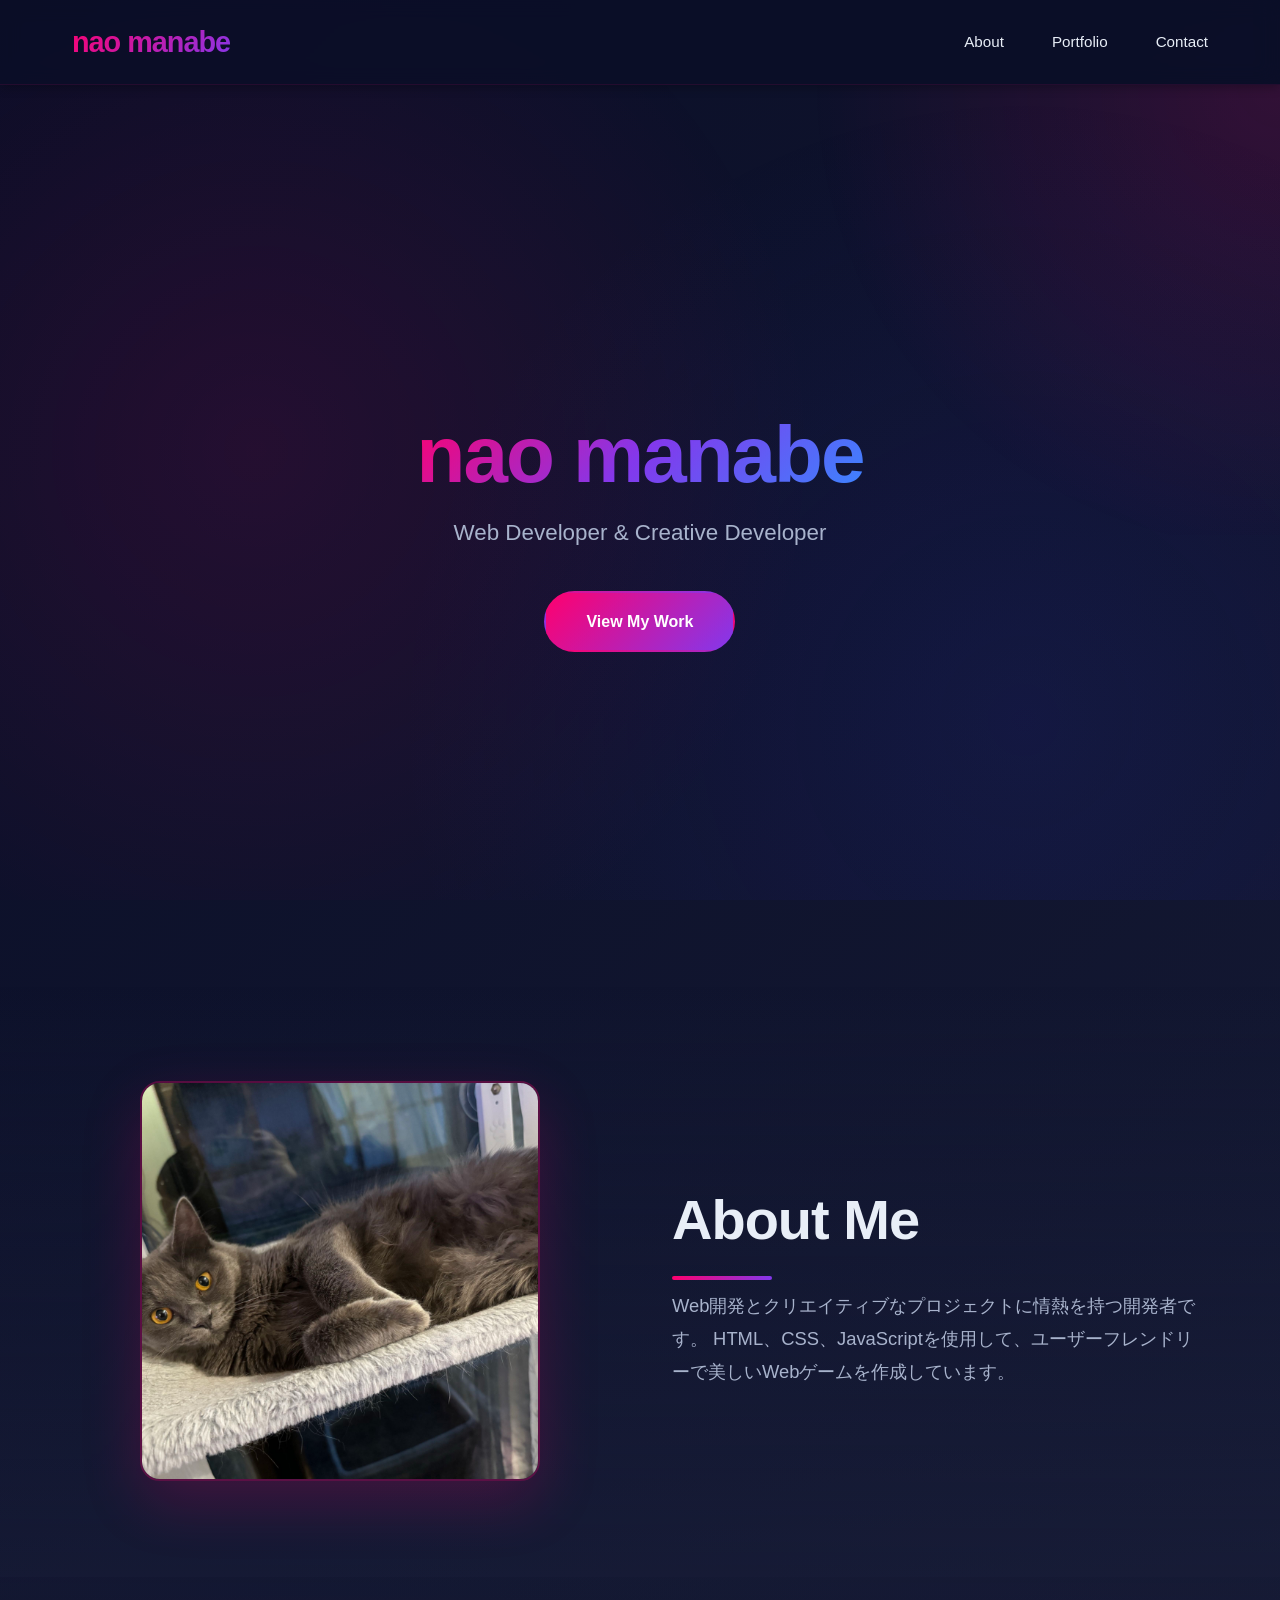
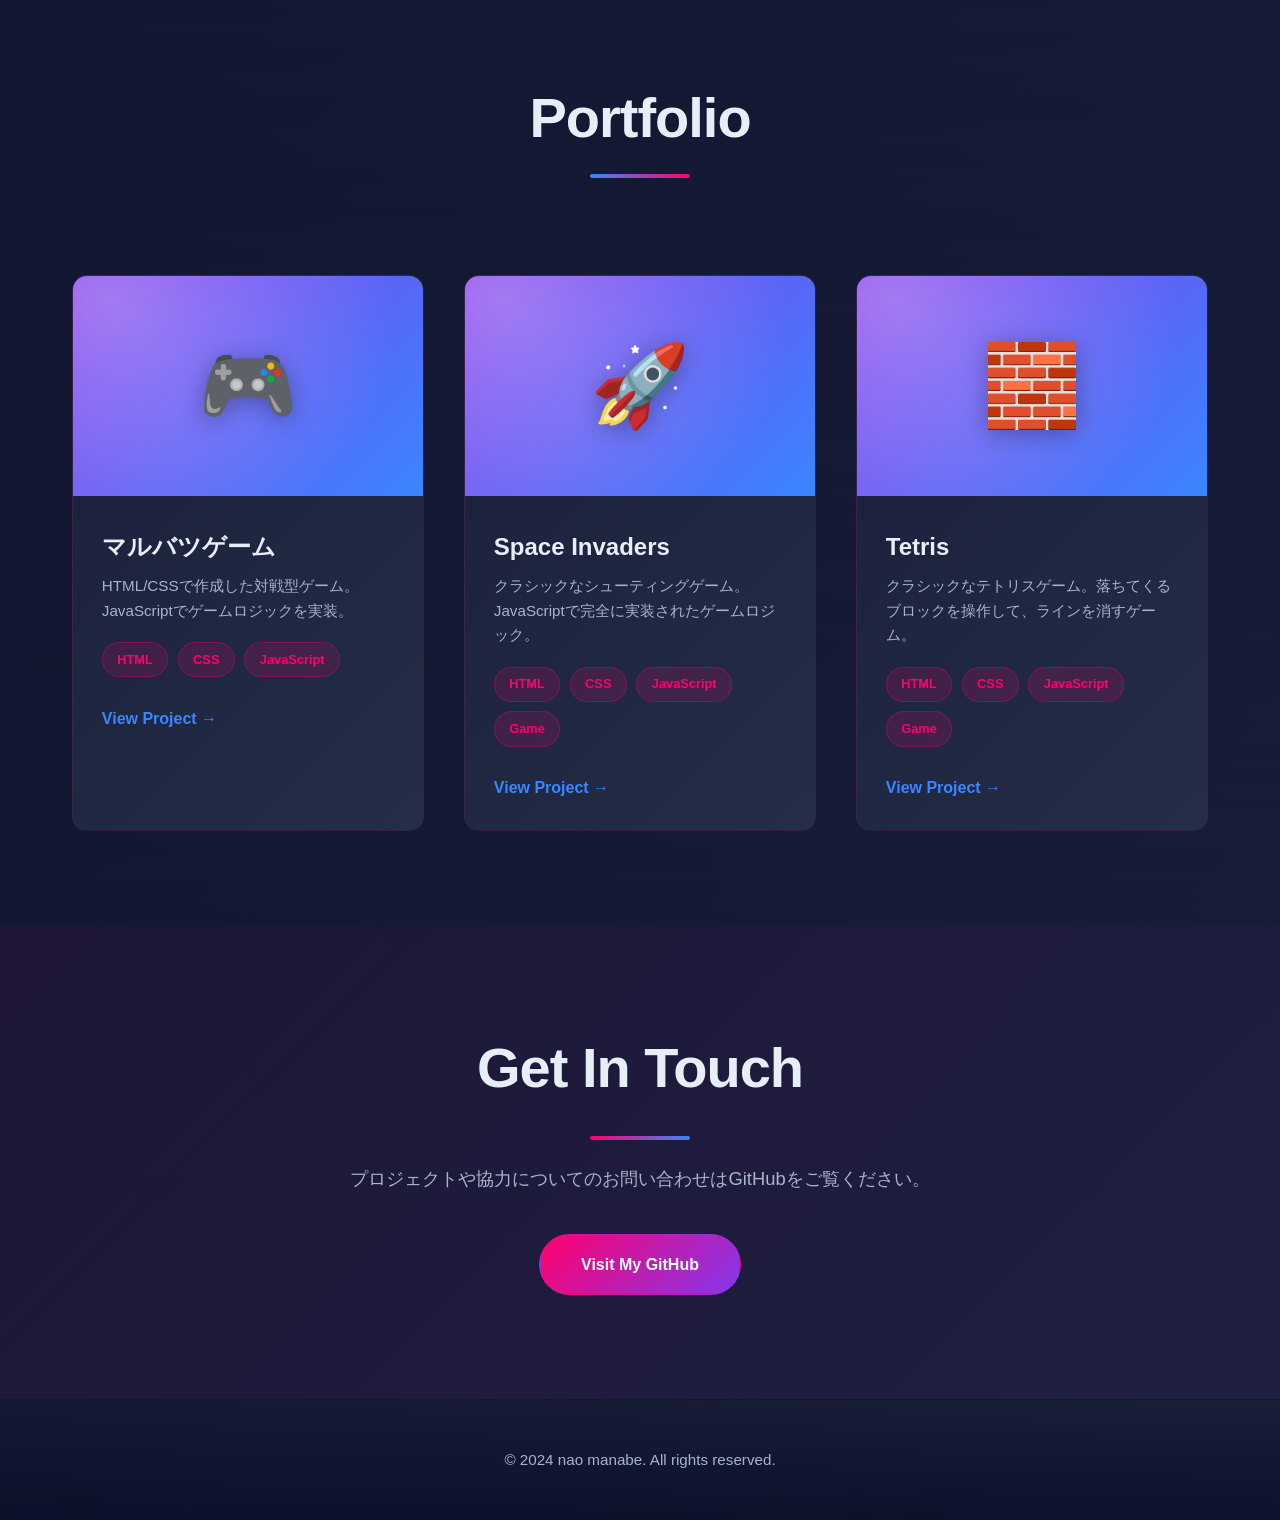
<file: index.html>
<!DOCTYPE html>
<html lang="ja">
<head>
    <meta charset="UTF-8">
    <meta name="viewport" content="width=device-width, initial-scale=1.0">
    <title>nao manabe | Portfolio</title>
    <link rel="stylesheet" href="style.css">
</head>
<body>
    <!-- ナビゲーションバー -->
    <nav class="navbar">
        <div class="navbar-container">
            <div class="logo">nao manabe</div>
            <ul class="nav-links">
                <li><a href="#about">About</a></li>
                <li><a href="#portfolio">Portfolio</a></li>
                <li><a href="#contact">Contact</a></li>
            </ul>
        </div>
    </nav>

    <!-- ヒーローセクション -->
    <section class="hero">
        <div class="hero-content">
            <h1>nao manabe</h1>
            <p>Web Developer & Creative Developer</p>
            <a href="#portfolio" class="cta-button">View My Work</a>
        </div>
    </section>

    <!-- About セクション -->
    <section id="about" class="about">
        <div class="container">
            <div class="about-content">
                <div class="about-image">
                    <img src="image0.jpg" alt="Profile - nao manabe" class="profile-img">
                </div>
                <div class="about-text">
                    <h2>About Me</h2>
                    <p>
                        Web開発とクリエイティブなプロジェクトに情熱を持つ開発者です。
                        HTML、CSS、JavaScriptを使用して、ユーザーフレンドリーで美しいWebゲームを作成しています。
                    </p>
                </div>
            </div>
        </div>
    </section>

    <!-- ポートフォリオセクション -->
    <section id="portfolio" class="portfolio">
        <div class="container">
            <h2>Portfolio</h2>
            <div class="portfolio-grid">
                <!-- マルバツゲーム -->
                <div class="portfolio-item">
                    <div class="portfolio-preview">
                        <div class="preview-icon">🎮</div>
                    </div>
                    <h3>マルバツゲーム</h3>
                    <p>HTML/CSSで作成した対戦型ゲーム。JavaScriptでゲームロジックを実装。</p>
                    <div class="portfolio-tags">
                        <span class="tag">HTML</span>
                        <span class="tag">CSS</span>
                        <span class="tag">JavaScript</span>
                    </div>
                    <a href="マルバツゲーム.html" class="portfolio-link" target="_blank">View Project →</a>
                </div>

                <!-- Space Invaders -->
                <div class="portfolio-item">
                    <div class="portfolio-preview">
                        <div class="preview-icon">🚀</div>
                    </div>
                    <h3>Space Invaders</h3>
                    <p>クラシックなシューティングゲーム。JavaScriptで完全に実装されたゲームロジック。</p>
                    <div class="portfolio-tags">
                        <span class="tag">HTML</span>
                        <span class="tag">CSS</span>
                        <span class="tag">JavaScript</span>
                        <span class="tag">Game</span>
                    </div>
                    <a href="space_invaders.html" class="portfolio-link" target="_blank">View Project →</a>
                </div>

                <!-- Tetris -->
                <div class="portfolio-item">
                    <div class="portfolio-preview">
                        <div class="preview-icon">🧱</div>
                    </div>
                    <h3>Tetris</h3>
                    <p>クラシックなテトリスゲーム。落ちてくるブロックを操作して、ラインを消すゲーム。</p>
                    <div class="portfolio-tags">
                        <span class="tag">HTML</span>
                        <span class="tag">CSS</span>
                        <span class="tag">JavaScript</span>
                        <span class="tag">Game</span>
                    </div>
                    <a href="tetris.html" class="portfolio-link" target="_blank">View Project →</a>
                </div>
            </div>
        </div>
    </section>

    <!-- Contact セクション -->
    <section id="contact" class="contact">
        <div class="container">
            <h2>Get In Touch</h2>
            <p>プロジェクトや協力についてのお問い合わせはGitHubをご覧ください。</p>
            <a href="https://github.com/nao0105" class="cta-button">Visit My GitHub</a>
        </div>
    </section>

    <!-- フッター -->
    <footer class="footer">
        <p>&copy; 2024 nao manabe. All rights reserved.</p>
    </footer>

    <script src="script.js"></script>
</body>
</html>
</file>
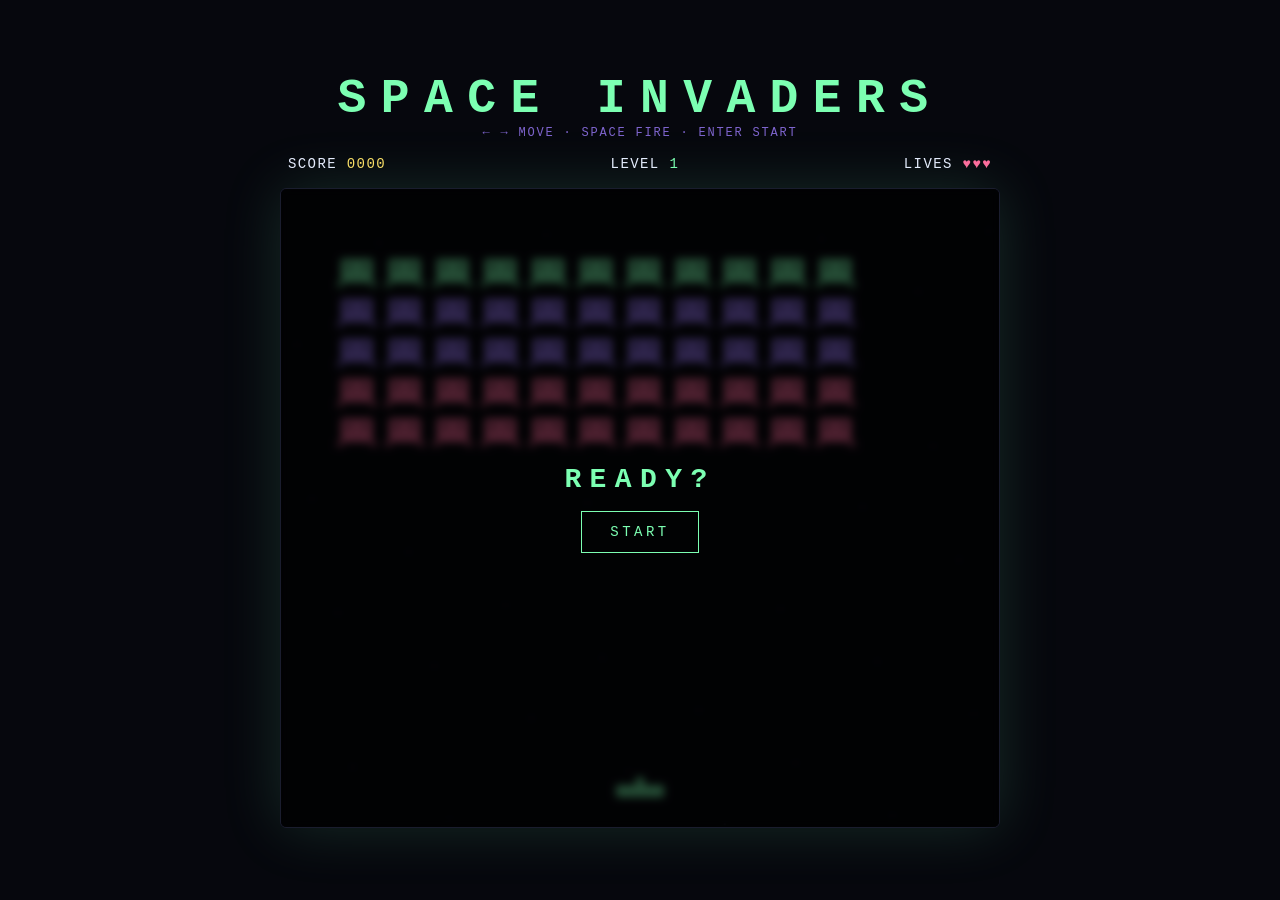
<file: space_invaders.html>
<!DOCTYPE html>
<html lang="ja">
<head>
  <meta charset="UTF-8">
  <meta name="viewport" content="width=device-width, initial-scale=1.0">
  <title>Space Invaders</title>
  <style>
    * { margin: 0; padding: 0; box-sizing: border-box; }
    html, body {
      width: 100%;
      height: 100%;
      background: #06070d;
      color: #e8ecff;
      font-family: 'Courier New', Courier, monospace;
      display: flex;
      flex-direction: column;
      align-items: center;
      justify-content: center;
      gap: 16px;
      padding: 16px;
    }
    h1 {
      font-size: clamp(1.5rem, 4vw, 3rem);
      letter-spacing: 0.3em;
      color: #7CFFB2;
      text-align: center;
    }
    .instructions {
      font-size: 0.75rem;
      letter-spacing: 0.15em;
      color: #9D7CFF;
      opacity: 0.8;
      text-align: center;
    }
    .hud {
      display: flex;
      width: 100%;
      max-width: 720px;
      justify-content: space-between;
      font-size: 0.875rem;
      letter-spacing: 0.1em;
      padding: 0 8px;
    }
    .hud span { white-space: nowrap; }
    .score { color: #FFE066; }
    .level { color: #7CFFB2; }
    .lives { color: #FF6B9D; }
    .game-wrapper {
      position: relative;
      width: 100%;
      max-width: 720px;
      border: 1px solid #1a1d2e;
      border-radius: 6px;
      box-shadow: 0 0 60px rgba(124,255,178,0.15);
    }
    canvas {
      display: block;
      width: 100%;
      height: auto;
      background: #06070d;
      border-radius: 6px;
    }
    .overlay {
      position: absolute;
      inset: 0;
      display: flex;
      flex-direction: column;
      align-items: center;
      justify-content: center;
      gap: 16px;
      background: rgba(0,0,0,0.7);
      backdrop-filter: blur(4px);
      border-radius: 6px;
    }
    .overlay h2 {
      font-size: 1.75rem;
      letter-spacing: 0.3em;
      color: #7CFFB2;
    }
    .overlay p { font-size: 0.875rem; color: rgba(232,236,255,0.8); }
    .overlay button {
      font-family: inherit;
      font-size: 0.875rem;
      letter-spacing: 0.25em;
      padding: 12px 28px;
      border: 1px solid #7CFFB2;
      background: transparent;
      color: #7CFFB2;
      cursor: pointer;
      transition: background 0.2s, color 0.2s;
    }
    .overlay button:hover {
      background: #7CFFB2;
      color: #06070d;
    }
    .hidden { display: none !important; }
  </style>
</head>
<body>
  <div class="text-center">
    <h1>SPACE INVADERS</h1>
    <p class="instructions">← → MOVE · SPACE FIRE · ENTER START</p>
  </div>

  <div class="hud" id="hud">
    <span>SCORE <span class="score" id="score">0000</span></span>
    <span>LEVEL <span class="level" id="level">1</span></span>
    <span>LIVES <span class="lives" id="lives">♥♥♥</span></span>
  </div>

  <div class="game-wrapper">
    <canvas id="game" width="720" height="640"></canvas>
    <div class="overlay" id="overlay">
      <h2 id="overlay-title">READY?</h2>
      <p id="overlay-score" class="hidden">FINAL SCORE: 0</p>
      <button id="overlay-btn">START</button>
    </div>
  </div>

  <script>
    (function() {
      const W = 720;
      const H = 640;
      const ROWS = 5;
      const COLS = 11;
      const INV_W = 32;
      const INV_H = 24;
      const INV_GAP_X = 16;
      const INV_GAP_Y = 16;
      const colors = ['#7CFFB2', '#9D7CFF', '#FF6B9D'];

      const canvas = document.getElementById('game');
      const ctx = canvas.getContext('2d');
      const overlay = document.getElementById('overlay');
      const overlayTitle = document.getElementById('overlay-title');
      const overlayScore = document.getElementById('overlay-score');
      const overlayBtn = document.getElementById('overlay-btn');
      const elScore = document.getElementById('score');
      const elLevel = document.getElementById('level');
      const elLives = document.getElementById('lives');

      let status = 'idle';
      let score = 0;
      let lives = 3;
      let level = 1;
      let raf = 0;
      let last = performance.now();

      const keys = { left: false, right: false, fire: false };

      function createInvaders() {
        const arr = [];
        const startX = 60;
        const startY = 70;
        for (let r = 0; r < ROWS; r++) {
          for (let c = 0; c < COLS; c++) {
            arr.push({
              x: startX + c * (INV_W + INV_GAP_X),
              y: startY + r * (INV_H + INV_GAP_Y),
              w: INV_W, h: INV_H,
              alive: true,
              type: r < 1 ? 0 : r < 3 ? 1 : 2,
            });
          }
        }
        return arr;
      }

      let state = {
        player: { x: W / 2 - 24, y: H - 50, w: 48, h: 20, alive: true },
        bullets: [],
        enemyBullets: [],
        invaders: createInvaders(),
        dir: 1,
        speed: 30,
        lastStep: 0,
        lastShot: 0,
        tick: 0,
      };

      function reset(nextLevel) {
        state = {
          player: { x: W / 2 - 24, y: H - 50, w: 48, h: 20, alive: true },
          bullets: [],
          enemyBullets: [],
          invaders: createInvaders(),
          dir: 1,
          speed: Math.max(8, 30 - (nextLevel - 1) * 4),
          lastStep: 0,
          lastShot: 0,
          tick: 0,
        };
      }

      function startGame() {
        reset(1);
        score = 0;
        lives = 3;
        level = 1;
        status = 'playing';
        updateHUD();
        overlay.classList.add('hidden');
        last = performance.now();
        raf = requestAnimationFrame(step);
      }

      function updateHUD() {
        elScore.textContent = score.toString().padStart(4, '0');
        elLevel.textContent = level;
        elLives.textContent = '♥'.repeat(Math.max(0, lives));
      }

      function showOverlay(title, showScore, btnText) {
        overlayTitle.textContent = title;
        overlayScore.textContent = showScore ? 'FINAL SCORE: ' + score : '';
        overlayScore.classList.toggle('hidden', !showScore);
        overlayBtn.textContent = btnText;
        overlay.classList.remove('hidden');
      }

      overlayBtn.addEventListener('click', () => {
        if (status !== 'playing') startGame();
      });

      window.addEventListener('keydown', (e) => {
        if (e.code === 'ArrowLeft' || e.code === 'KeyA') keys.left = true;
        if (e.code === 'ArrowRight' || e.code === 'KeyD') keys.right = true;
        if (e.code === 'Space') {
          keys.fire = true;
          e.preventDefault();
        }
        if (e.code === 'Enter' && status !== 'playing') {
          startGame();
        }
      });

      window.addEventListener('keyup', (e) => {
        if (e.code === 'ArrowLeft' || e.code === 'KeyA') keys.left = false;
        if (e.code === 'ArrowRight' || e.code === 'KeyD') keys.right = false;
        if (e.code === 'Space') keys.fire = false;
      });

      function draw() {
        const s = state;
        ctx.fillStyle = '#06070d';
        ctx.fillRect(0, 0, W, H);

        // stars
        ctx.fillStyle = '#1a1d2e';
        for (let i = 0; i < 40; i++) {
          const x = (i * 97) % W;
          const y = (i * 53 + s.tick * 0.3) % H;
          ctx.fillRect(x, y, 2, 2);
        }

        // invaders
        for (const inv of s.invaders) {
          if (!inv.alive) continue;
          ctx.fillStyle = colors[inv.type];
          const blink = Math.floor(s.tick / 20) % 2 === 0;
          ctx.fillRect(inv.x, inv.y, inv.w, inv.h);
          ctx.fillStyle = '#06070d';
          ctx.fillRect(inv.x + 6, inv.y + 6, 4, 4);
          ctx.fillRect(inv.x + inv.w - 10, inv.y + 6, 4, 4);
          if (blink) {
            ctx.fillStyle = colors[inv.type];
            ctx.fillRect(inv.x - 4, inv.y + inv.h, 6, 4);
            ctx.fillRect(inv.x + inv.w - 2, inv.y + inv.h, 6, 4);
          }
        }

        // player
        if (s.player.alive) {
          ctx.fillStyle = '#7CFFB2';
          ctx.fillRect(s.player.x, s.player.y + 8, s.player.w, 12);
          ctx.fillRect(s.player.x + s.player.w / 2 - 4, s.player.y, 8, 12);
        }

        // bullets
        ctx.fillStyle = '#FFE066';
        for (const b of s.bullets) if (b.alive) ctx.fillRect(b.x, b.y, b.w, b.h);
        ctx.fillStyle = '#FF6B9D';
        for (const b of s.enemyBullets) if (b.alive) ctx.fillRect(b.x, b.y, b.w, b.h);
      }

      function step(now) {
        const dt = Math.min(50, now - last);
        last = now;
        const s = state;

        if (status === 'playing') {
          s.tick += 1;

          // player move
          const ps = 0.35 * dt;
          if (keys.left) s.player.x -= ps;
          if (keys.right) s.player.x += ps;
          s.player.x = Math.max(10, Math.min(W - s.player.w - 10, s.player.x));

          // fire
          if (keys.fire && now - s.lastShot > 380) {
            s.lastShot = now;
            s.bullets.push({
              x: s.player.x + s.player.w / 2 - 2,
              y: s.player.y - 8,
              w: 4, h: 12,
              vy: -0.6,
              alive: true,
            });
          }

          // bullets
          for (const b of s.bullets) {
            b.y += b.vy * dt;
            if (b.y < -20) b.alive = false;
          }
          for (const b of s.enemyBullets) {
            b.y += b.vy * dt;
            if (b.y > H + 20) b.alive = false;
          }

          // invader step
          const aliveInv = s.invaders.filter((i) => i.alive);
          const stepInterval = Math.max(80, s.speed * 12 - aliveInv.length * 3);
          if (now - s.lastStep > stepInterval) {
            s.lastStep = now;
            let minX = Infinity;
            let maxX = -Infinity;
            for (const i of aliveInv) {
              minX = Math.min(minX, i.x);
              maxX = Math.max(maxX, i.x + i.w);
            }
            const hitEdge = (s.dir === 1 && maxX + 10 >= W - 10) || (s.dir === -1 && minX - 10 <= 10);
            if (hitEdge) {
              s.dir *= -1;
              for (const i of s.invaders) i.y += 16;
            } else {
              for (const i of s.invaders) i.x += 12 * s.dir;
            }

            // enemy fire
            if (aliveInv.length > 0 && Math.random() < 0.55) {
              const shooter = aliveInv[Math.floor(Math.random() * aliveInv.length)];
              s.enemyBullets.push({
                x: shooter.x + shooter.w / 2 - 2,
                y: shooter.y + shooter.h,
                w: 4, h: 10,
                vy: 0.35,
                alive: true,
              });
            }
          }

          // collisions: player bullets vs invaders
          for (const b of s.bullets) {
            if (!b.alive) continue;
            for (const inv of s.invaders) {
              if (!inv.alive) continue;
              if (
                b.x < inv.x + inv.w &&
                b.x + b.w > inv.x &&
                b.y < inv.y + inv.h &&
                b.y + b.h > inv.y
              ) {
                inv.alive = false;
                b.alive = false;
                score += inv.type === 0 ? 30 : inv.type === 1 ? 20 : 10;
                updateHUD();
                break;
              }
            }
          }

          // enemy bullets vs player
          for (const b of s.enemyBullets) {
            if (!b.alive || !s.player.alive) continue;
            if (
              b.x < s.player.x + s.player.w &&
              b.x + b.w > s.player.x &&
              b.y < s.player.y + s.player.h &&
              b.y + b.h > s.player.y
            ) {
              b.alive = false;
              lives -= 1;
              updateHUD();
              if (lives <= 0) {
                status = 'lost';
                showOverlay('GAME OVER', true, 'PLAY AGAIN');
                cancelAnimationFrame(raf);
                return;
              }
              s.player.x = W / 2 - s.player.w / 2;
              s.enemyBullets = [];
            }
          }

          // invaders reach bottom
          for (const inv of s.invaders) {
            if (inv.alive && inv.y + inv.h >= s.player.y) {
              status = 'lost';
              showOverlay('GAME OVER', true, 'PLAY AGAIN');
              cancelAnimationFrame(raf);
              return;
            }
          }

          // cleanup
          s.bullets = s.bullets.filter((b) => b.alive);
          s.enemyBullets = s.enemyBullets.filter((b) => b.alive);

          // win
          if (s.invaders.every((i) => !i.alive)) {
            level += 1;
            reset(level);
            updateHUD();
          }
        }

        draw();
        raf = requestAnimationFrame(step);
      }

      // initial draw
      draw();
    })();
  </script>
</body>
</html>
</file>
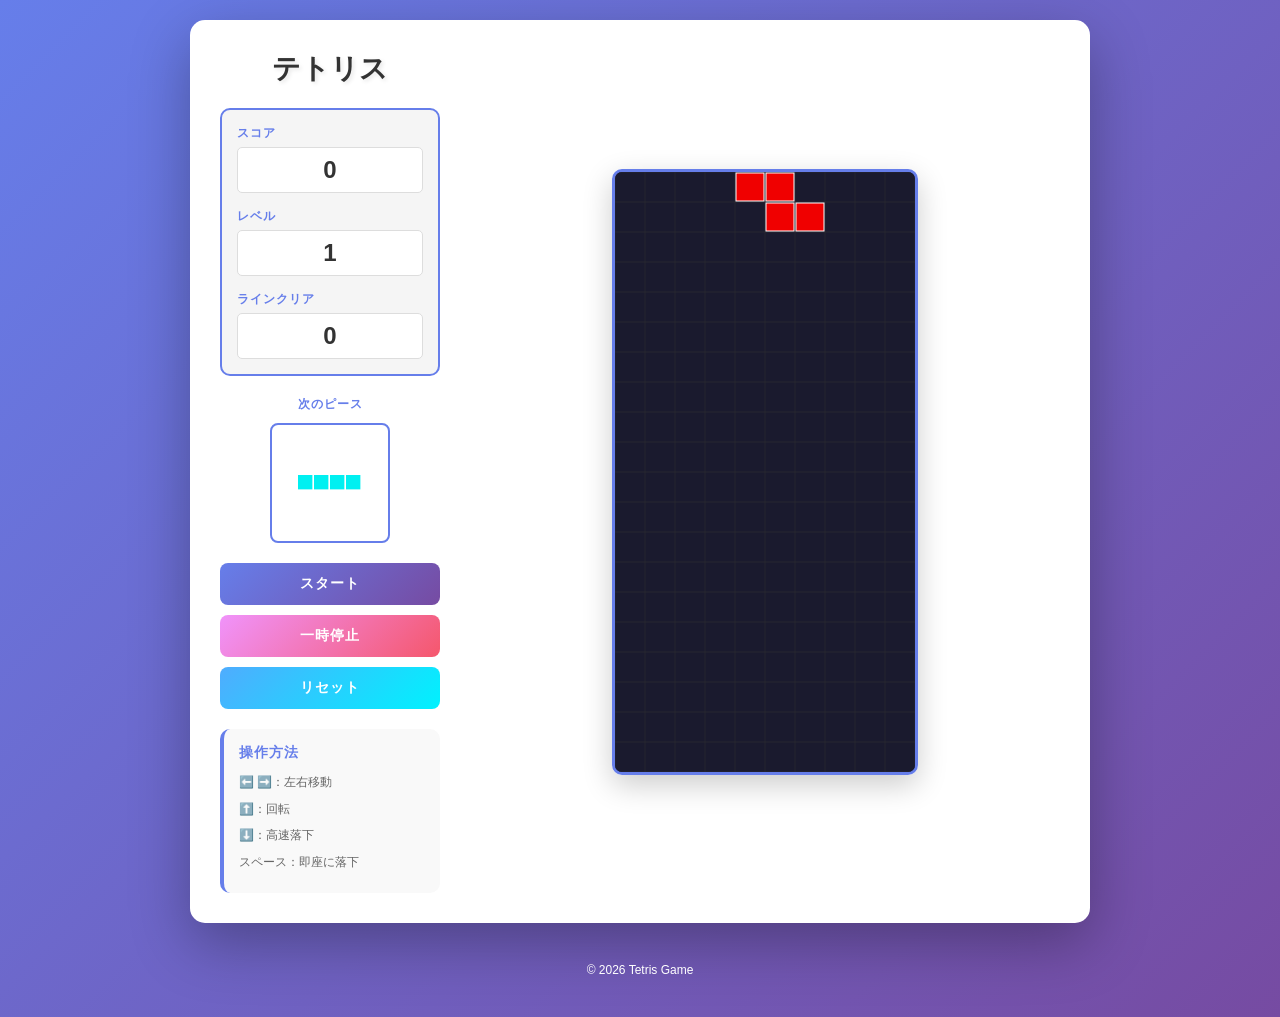
<file: tetris.html>
<!DOCTYPE html>
<html lang="ja">
<head>
    <meta charset="UTF-8">
    <meta name="viewport" content="width=device-width, initial-scale=1.0">
    <title>テトリス - Tetris Game</title>
    <style>
        * {
            margin: 0;
            padding: 0;
            box-sizing: border-box;
        }

        body {
            font-family: 'Arial', 'ヒラギノ角ゴ Pro', 'Hiragino Kaku Gothic Pro', sans-serif;
            background: linear-gradient(135deg, #667eea 0%, #764ba2 100%);
            display: flex;
            justify-content: center;
            align-items: center;
            min-height: 100vh;
            padding: 20px;
        }

        .container {
            width: 100%;
            max-width: 900px;
        }

        .game-wrapper {
            display: flex;
            gap: 30px;
            background: white;
            border-radius: 15px;
            padding: 30px;
            box-shadow: 0 20px 60px rgba(0, 0, 0, 0.3);
            margin-bottom: 20px;
        }

        .sidebar {
            flex: 0 0 220px;
            display: flex;
            flex-direction: column;
            gap: 20px;
        }

        .sidebar h1 {
            text-align: center;
            color: #333;
            font-size: 28px;
            text-shadow: 2px 2px 4px rgba(0, 0, 0, 0.1);
        }

        .info-panel {
            display: flex;
            flex-direction: column;
            gap: 15px;
            background: #f5f5f5;
            padding: 15px;
            border-radius: 10px;
            border: 2px solid #667eea;
        }

        .info-item {
            display: flex;
            flex-direction: column;
            gap: 5px;
        }

        .info-item label {
            font-size: 12px;
            font-weight: bold;
            color: #667eea;
            text-transform: uppercase;
            letter-spacing: 1px;
        }

        .info-item .score,
        .info-item .level,
        .info-item .lines {
            font-size: 24px;
            font-weight: bold;
            color: #333;
            text-align: center;
            padding: 8px;
            background: white;
            border-radius: 5px;
            border: 1px solid #ddd;
        }

        .next-piece {
            display: flex;
            flex-direction: column;
            gap: 10px;
            align-items: center;
        }

        .next-piece label {
            font-size: 12px;
            font-weight: bold;
            color: #667eea;
            text-transform: uppercase;
            letter-spacing: 1px;
        }

        #nextCanvas {
            background: white;
            border: 2px solid #667eea;
            border-radius: 8px;
            padding: 10px;
            width: 120px;
            height: 120px;
        }

        .controls {
            display: flex;
            flex-direction: column;
            gap: 10px;
        }

        .btn {
            padding: 12px 20px;
            font-size: 14px;
            font-weight: bold;
            border: none;
            border-radius: 8px;
            cursor: pointer;
            transition: all 0.3s ease;
            text-transform: uppercase;
            letter-spacing: 1px;
        }

        #startBtn {
            background: linear-gradient(135deg, #667eea 0%, #764ba2 100%);
            color: white;
        }

        #startBtn:hover {
            transform: translateY(-2px);
            box-shadow: 0 5px 15px rgba(102, 126, 234, 0.4);
        }

        #startBtn:active {
            transform: translateY(0);
        }

        #pauseBtn {
            background: linear-gradient(135deg, #f093fb 0%, #f5576c 100%);
            color: white;
        }

        #pauseBtn:hover {
            transform: translateY(-2px);
            box-shadow: 0 5px 15px rgba(245, 87, 108, 0.4);
        }

        #pauseBtn:active {
            transform: translateY(0);
        }

        #resetBtn {
            background: linear-gradient(135deg, #4facfe 0%, #00f2fe 100%);
            color: white;
        }

        #resetBtn:hover {
            transform: translateY(-2px);
            box-shadow: 0 5px 15px rgba(79, 172, 254, 0.4);
        }

        #resetBtn:active {
            transform: translateY(0);
        }

        .btn:disabled {
            opacity: 0.5;
            cursor: not-allowed;
            transform: none !important;
        }

        .instructions {
            background: #f9f9f9;
            padding: 15px;
            border-radius: 10px;
            border-left: 4px solid #667eea;
        }

        .instructions h3 {
            font-size: 14px;
            color: #667eea;
            margin-bottom: 10px;
            text-transform: uppercase;
            letter-spacing: 1px;
        }

        .instructions p {
            font-size: 12px;
            color: #666;
            line-height: 1.8;
            margin: 5px 0;
        }

        .game-board {
            flex: 1;
            display: flex;
            justify-content: center;
            align-items: center;
        }

        #gameCanvas {
            background: linear-gradient(180deg, #1a1a2e 0%, #16213e 100%);
            border: 3px solid #667eea;
            border-radius: 10px;
            box-shadow: 0 10px 30px rgba(0, 0, 0, 0.2);
            max-width: 100%;
            height: auto;
        }

        .footer {
            text-align: center;
            color: white;
            font-size: 12px;
            padding: 20px;
        }

        /* Responsive Design */
        @media (max-width: 768px) {
            .game-wrapper {
                flex-direction: column;
                align-items: center;
                gap: 20px;
                padding: 20px;
            }

            .sidebar {
                flex: 1 1 auto;
                width: 100%;
                max-width: 400px;
            }

            .game-board {
                width: 100%;
            }

            #gameCanvas {
                width: 100%;
                max-width: 400px;
            }

            .instructions {
                display: none;
            }
        }

        @media (max-width: 480px) {
            .game-wrapper {
                padding: 15px;
            }

            .sidebar h1 {
                font-size: 20px;
            }

            .btn {
                padding: 10px 15px;
                font-size: 12px;
            }
        }
    </style>
</head>
<body>
    <div class="container">
        <div class="game-wrapper">
            <div class="sidebar">
                <h1>テトリス</h1>
                <div class="info-panel">
                    <div class="info-item">
                        <label>スコア</label>
                        <div class="score">0</div>
                    </div>
                    <div class="info-item">
                        <label>レベル</label>
                        <div class="level">1</div>
                    </div>
                    <div class="info-item">
                        <label>ラインクリア</label>
                        <div class="lines">0</div>
                    </div>
                </div>
                <div class="next-piece">
                    <label>次のピース</label>
                    <canvas id="nextCanvas" width="120" height="120"></canvas>
                </div>
                <div class="controls">
                    <button id="startBtn" class="btn">スタート</button>
                    <button id="pauseBtn" class="btn">一時停止</button>
                    <button id="resetBtn" class="btn">リセット</button>
                </div>
                <div class="instructions">
                    <h3>操作方法</h3>
                    <p>⬅️ ➡️：左右移動</p>
                    <p>⬆️：回転</p>
                    <p>⬇️：高速落下</p>
                    <p>スペース：即座に落下</p>
                </div>
            </div>
            <div class="game-board">
                <canvas id="gameCanvas" width="300" height="600"></canvas>
            </div>
        </div>
        <div class="footer">
            <p>© 2026 Tetris Game</p>
        </div>
    </div>

    <script>
        // Tetris Game
        class TetrisGame {
            constructor() {
                // Canvas Setup
                this.canvas = document.getElementById('gameCanvas');
                this.ctx = this.canvas.getContext('2d');
                this.nextCanvas = document.getElementById('nextCanvas');
                this.nextCtx = this.nextCanvas.getContext('2d');

                // Game Constants
                this.COLS = 10;
                this.ROWS = 20;
                this.CELL_SIZE = this.canvas.width / this.COLS;

                // Game State
                this.board = Array(this.ROWS).fill(null).map(() => Array(this.COLS).fill(0));
                this.score = 0;
                this.level = 1;
                this.lines = 0;
                this.gameRunning = false;
                this.gamePaused = false;
                this.dropSpeed = 800; // milliseconds

                // Tetromino Pieces
                this.pieces = {
                    I: { shape: [[1, 1, 1, 1]], color: '#00f0f1' },
                    O: { shape: [[1, 1], [1, 1]], color: '#f0f100' },
                    T: { shape: [[0, 1, 0], [1, 1, 1]], color: '#f000f0' },
                    S: { shape: [[0, 1, 1], [1, 1, 0]], color: '#00f000' },
                    Z: { shape: [[1, 1, 0], [0, 1, 1]], color: '#f00000' },
                    J: { shape: [[1, 0, 0], [1, 1, 1]], color: '#0000f0' },
                    L: { shape: [[0, 0, 1], [1, 1, 1]], color: '#f0a000' }
                };

                this.pieceNames = Object.keys(this.pieces);

                // Current Piece
                this.currentPiece = null;
                this.currentX = 0;
                this.currentY = 0;
                this.nextPiece = null;

                // UI Elements
                this.scoreDisplay = document.querySelector('.score');
                this.levelDisplay = document.querySelector('.level');
                this.linesDisplay = document.querySelector('.lines');
                this.startBtn = document.getElementById('startBtn');
                this.pauseBtn = document.getElementById('pauseBtn');
                this.resetBtn = document.getElementById('resetBtn');

                // Event Listeners
                this.startBtn.addEventListener('click', () => this.start());
                this.pauseBtn.addEventListener('click', () => this.togglePause());
                this.resetBtn.addEventListener('click', () => this.reset());
                document.addEventListener('keydown', (e) => this.handleKeyPress(e));

                // Game Loop
                this.gameLoopInterval = null;
                this.dropInterval = null;

                // Initialize
                this.init();
            }

            init() {
                this.spawnNewPiece();
                this.drawBoard();
                this.drawNextPiece();
            }

            start() {
                if (this.gameRunning) return;
                this.gameRunning = true;
                this.gamePaused = false;
                this.startBtn.disabled = true;
                this.pauseBtn.disabled = false;
                this.startDropLoop();
            }

            togglePause() {
                if (!this.gameRunning) return;
                this.gamePaused = !this.gamePaused;
                this.pauseBtn.textContent = this.gamePaused ? '再開' : '一時停止';
                if (!this.gamePaused) {
                    this.startDropLoop();
                } else {
                    clearInterval(this.dropInterval);
                }
            }

            reset() {
                this.gameRunning = false;
                this.gamePaused = false;
                this.score = 0;
                this.level = 1;
                this.lines = 0;
                this.dropSpeed = 800;
                this.board = Array(this.ROWS).fill(null).map(() => Array(this.COLS).fill(0));
                this.startBtn.disabled = false;
                this.pauseBtn.disabled = true;
                this.pauseBtn.textContent = '一時停止';
                clearInterval(this.dropInterval);
                this.updateUI();
                this.spawnNewPiece();
                this.drawBoard();
                this.drawNextPiece();
            }

            spawnNewPiece() {
                if (this.nextPiece) {
                    this.currentPiece = this.nextPiece;
                } else {
                    const randomPiece = this.pieceNames[Math.floor(Math.random() * this.pieceNames.length)];
                    this.currentPiece = this.pieces[randomPiece];
                }

                const randomNextPiece = this.pieceNames[Math.floor(Math.random() * this.pieceNames.length)];
                this.nextPiece = this.pieces[randomNextPiece];

                this.currentX = Math.floor(this.COLS / 2) - Math.floor(this.currentPiece.shape[0].length / 2);
                this.currentY = 0;

                // Check for game over
                if (!this.canMovePiece(this.currentX, this.currentY)) {
                    this.gameOver();
                }

                this.drawNextPiece();
            }

            canMovePiece(x, y, piece = this.currentPiece.shape) {
                for (let row = 0; row < piece.length; row++) {
                    for (let col = 0; col < piece[row].length; col++) {
                        if (piece[row][col] === 0) continue;

                        const newX = x + col;
                        const newY = y + row;

                        if (newX < 0 || newX >= this.COLS || newY >= this.ROWS) return false;
                        if (newY >= 0 && this.board[newY][newX] !== 0) return false;
                    }
                }
                return true;
            }

            placePiece() {
                for (let row = 0; row < this.currentPiece.shape.length; row++) {
                    for (let col = 0; col < this.currentPiece.shape[row].length; col++) {
                        if (this.currentPiece.shape[row][col] === 0) continue;

                        const x = this.currentX + col;
                        const y = this.currentY + row;

                        if (y >= 0) {
                            this.board[y][x] = this.currentPiece.color;
                        }
                    }
                }
            }

            dropPiece() {
                if (!this.gamePaused && this.gameRunning) {
                    if (this.canMovePiece(this.currentX, this.currentY + 1)) {
                        this.currentY++;
                    } else {
                        this.placePiece();
                        this.checkLines();
                        this.spawnNewPiece();
                    }
                    this.drawBoard();
                }
            }

            rotatePiece() {
                const rotated = this.currentPiece.shape[0].map((_, i) =>
                    this.currentPiece.shape.map(row => row[i]).reverse()
                );

                if (this.canMovePiece(this.currentX, this.currentY, rotated)) {
                    this.currentPiece.shape = rotated;
                    this.drawBoard();
                }
            }

            movePiece(direction) {
                const newX = this.currentX + direction;
                if (this.canMovePiece(newX, this.currentY)) {
                    this.currentX = newX;
                    this.drawBoard();
                }
            }

            hardDrop() {
                while (this.canMovePiece(this.currentX, this.currentY + 1)) {
                    this.currentY++;
                    this.score += 2;
                }
                this.dropPiece();
            }

            checkLines() {
                let linesCleared = 0;

                for (let row = this.ROWS - 1; row >= 0; row--) {
                    if (this.board[row].every(cell => cell !== 0)) {
                        this.board.splice(row, 1);
                        this.board.unshift(Array(this.COLS).fill(0));
                        linesCleared++;
                        row++;
                    }
                }

                if (linesCleared > 0) {
                    const points = [0, 100, 300, 500, 800];
                    this.score += points[linesCleared] * this.level;
                    this.lines += linesCleared;

                    // Update level
                    const newLevel = Math.floor(this.lines / 10) + 1;
                    if (newLevel > this.level) {
                        this.level = newLevel;
                        this.dropSpeed = Math.max(200, 800 - (this.level - 1) * 50);
                        this.startDropLoop();
                    }

                    this.updateUI();
                }
            }

            gameOver() {
                this.gameRunning = false;
                this.startBtn.disabled = false;
                this.pauseBtn.disabled = true;
                clearInterval(this.dropInterval);
                alert(`ゲームオーバー！\nスコア: ${this.score}\nレベル: ${this.level}\nラインクリア: ${this.lines}`);
            }

            handleKeyPress(e) {
                if (!this.gameRunning || this.gamePaused) return;

                switch (e.key) {
                    case 'ArrowLeft':
                        this.movePiece(-1);
                        e.preventDefault();
                        break;
                    case 'ArrowRight':
                        this.movePiece(1);
                        e.preventDefault();
                        break;
                    case 'ArrowUp':
                        this.rotatePiece();
                        e.preventDefault();
                        break;
                    case 'ArrowDown':
                        this.dropPiece();
                        e.preventDefault();
                        break;
                    case ' ':
                        this.hardDrop();
                        e.preventDefault();
                        break;
                }
            }

            startDropLoop() {
                clearInterval(this.dropInterval);
                this.dropInterval = setInterval(() => this.dropPiece(), this.dropSpeed);
            }

            drawBoard() {
                // Clear canvas
                this.ctx.fillStyle = '#1a1a2e';
                this.ctx.fillRect(0, 0, this.canvas.width, this.canvas.height);

                // Draw grid
                this.ctx.strokeStyle = '#333';
                this.ctx.lineWidth = 0.5;
                for (let i = 0; i <= this.COLS; i++) {
                    this.ctx.beginPath();
                    this.ctx.moveTo(i * this.CELL_SIZE, 0);
                    this.ctx.lineTo(i * this.CELL_SIZE, this.canvas.height);
                    this.ctx.stroke();
                }
                for (let i = 0; i <= this.ROWS; i++) {
                    this.ctx.beginPath();
                    this.ctx.moveTo(0, i * this.CELL_SIZE);
                    this.ctx.lineTo(this.canvas.width, i * this.CELL_SIZE);
                    this.ctx.stroke();
                }

                // Draw placed pieces
                for (let row = 0; row < this.ROWS; row++) {
                    for (let col = 0; col < this.COLS; col++) {
                        if (this.board[row][col] !== 0) {
                            this.drawCell(col, row, this.board[row][col]);
                        }
                    }
                }

                // Draw current piece
                for (let row = 0; row < this.currentPiece.shape.length; row++) {
                    for (let col = 0; col < this.currentPiece.shape[row].length; col++) {
                        if (this.currentPiece.shape[row][col] !== 0) {
                            this.drawCell(this.currentX + col, this.currentY + row, this.currentPiece.color);
                        }
                    }
                }
            }

            drawCell(x, y, color) {
                this.ctx.fillStyle = color;
                this.ctx.fillRect(x * this.CELL_SIZE + 1, y * this.CELL_SIZE + 1, this.CELL_SIZE - 2, this.CELL_SIZE - 2);

                // Add border for depth
                this.ctx.strokeStyle = '#fff';
                this.ctx.lineWidth = 1;
                this.ctx.strokeRect(x * this.CELL_SIZE + 1, y * this.CELL_SIZE + 1, this.CELL_SIZE - 2, this.CELL_SIZE - 2);
            }

            drawNextPiece() {
                this.nextCtx.fillStyle = '#fff';
                this.nextCtx.fillRect(0, 0, this.nextCanvas.width, this.nextCanvas.height);

                if (this.nextPiece) {
                    const cellSize = 20;
                    const offsetX = (this.nextCanvas.width - this.nextPiece.shape[0].length * cellSize) / 2;
                    const offsetY = (this.nextCanvas.height - this.nextPiece.shape.length * cellSize) / 2;

                    for (let row = 0; row < this.nextPiece.shape.length; row++) {
                        for (let col = 0; col < this.nextPiece.shape[row].length; col++) {
                            if (this.nextPiece.shape[row][col] !== 0) {
                                this.nextCtx.fillStyle = this.nextPiece.color;
                                this.nextCtx.fillRect(
                                    offsetX + col * cellSize,
                                    offsetY + row * cellSize,
                                    cellSize - 2,
                                    cellSize - 2
                                );
                            }
                        }
                    }
                }
            }

            updateUI() {
                this.scoreDisplay.textContent = this.score;
                this.levelDisplay.textContent = this.level;
                this.linesDisplay.textContent = this.lines;
            }
        }

        // Initialize Game
        window.addEventListener('DOMContentLoaded', () => {
            new TetrisGame();
        });
    </script>
</body>
</html>
</file>
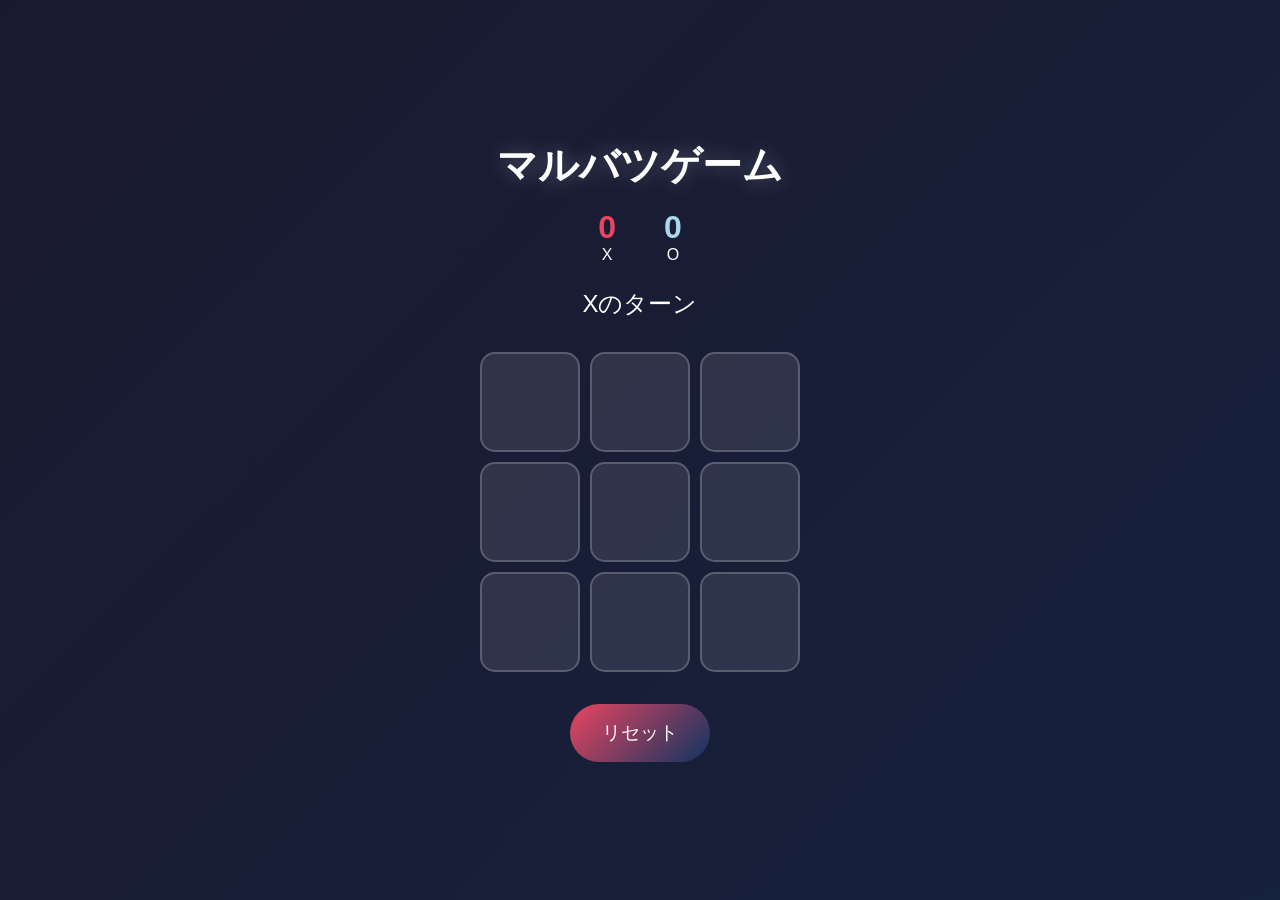
<file: マルバツゲーム.html>
<!DOCTYPE html>
<html lang="ja">
<head>
  <meta charset="UTF-8">
  <meta name="viewport" content="width=device-width, initial-scale=1.0">
  <title>マルバツゲーム</title>
  <style>
    * {
      margin: 0;
      padding: 0;
      box-sizing: border-box;
    }
    body {
      min-height: 100vh;
      display: flex;
      flex-direction: column;
      align-items: center;
      justify-content: center;
      background: linear-gradient(135deg, #1a1a2e 0%, #16213e 100%);
      font-family: 'Segoe UI', Tahoma, Geneva, Verdana, sans-serif;
      color: #fff;
    }
    h1 {
      font-size: 2.5rem;
      margin-bottom: 1rem;
      text-shadow: 0 0 20px rgba(255, 255, 255, 0.3);
    }
    .status {
      font-size: 1.5rem;
      margin-bottom: 2rem;
      min-height: 2rem;
    }
    .board {
      display: grid;
      grid-template-columns: repeat(3, 100px);
      grid-template-rows: repeat(3, 100px);
      gap: 10px;
    }
    .cell {
      width: 100px;
      height: 100px;
      background: rgba(255, 255, 255, 0.1);
      border: 2px solid rgba(255, 255, 255, 0.2);
      border-radius: 15px;
      display: flex;
      align-items: center;
      justify-content: center;
      font-size: 3rem;
      font-weight: bold;
      cursor: pointer;
      transition: all 0.3s ease;
    }
    .cell:hover {
      background: rgba(255, 255, 255, 0.2);
      transform: scale(1.05);
    }
    .cell.x {
      color: #e94560;
      text-shadow: 0 0 20px rgba(233, 69, 96, 0.5);
    }
    .cell.o {
      color: #0f3460;
      text-shadow: 0 0 20px rgba(15, 52, 96, 0.5);
      background: rgba(255, 255, 255, 0.9);
    }
    .cell.win {
      animation: pulse 0.5s ease-in-out infinite alternate;
    }
    @keyframes pulse {
      from { transform: scale(1); }
      to { transform: scale(1.1); }
    }
    .reset-btn {
      margin-top: 2rem;
      padding: 1rem 2rem;
      font-size: 1.2rem;
      background: linear-gradient(135deg, #e94560 0%, #0f3460 100%);
      border: none;
      border-radius: 50px;
      color: #fff;
      cursor: pointer;
      transition: all 0.3s ease;
    }
    .reset-btn:hover {
      transform: scale(1.05);
      box-shadow: 0 10px 30px rgba(233, 69, 96, 0.4);
    }
    .score {
      display: flex;
      gap: 3rem;
      margin-bottom: 1.5rem;
    }
    .score-item {
      text-align: center;
    }
    .score-item span {
      display: block;
      font-size: 2rem;
      font-weight: bold;
    }
    .score-item.x span { color: #e94560; }
    .score-item.o span { color: #a8d8ea; }
  </style>
</head>
<body>
  <h1>マルバツゲーム</h1>
  <div class="score">
    <div class="score-item x">
      <span id="score-x">0</span>
      X
    </div>
    <div class="score-item o">
      <span id="score-o">0</span>
      O
    </div>
  </div>
  <div class="status" id="status">Xのターン</div>
  <div class="board" id="board"></div>
  <button class="reset-btn" id="reset">リセット</button>

  <script>
    const board = document.getElementById('board');
    const status = document.getElementById('status');
    const resetBtn = document.getElementById('reset');
    const scoreX = document.getElementById('score-x');
    const scoreO = document.getElementById('score-o');

    let cells = Array(9).fill('');
    let currentPlayer = 'X';
    let gameOver = false;
    let scores = { X: 0, O: 0 };

    const winPatterns = [
      [0, 1, 2], [3, 4, 5], [6, 7, 8],
      [0, 3, 6], [1, 4, 7], [2, 5, 8],
      [0, 4, 8], [2, 4, 6]
    ];

    function createBoard() {
      board.innerHTML = '';
      cells.forEach((cell, index) => {
        const div = document.createElement('div');
        div.classList.add('cell');
        if (cell) div.classList.add(cell.toLowerCase());
        div.textContent = cell;
        div.addEventListener('click', () => handleClick(index));
        board.appendChild(div);
      });
    }

    function handleClick(index) {
      if (cells[index] || gameOver) return;
      
      cells[index] = currentPlayer;
      createBoard();
      
      const winner = checkWinner();
      if (winner) {
        gameOver = true;
        status.textContent = `${winner}の勝ち！`;
        scores[winner]++;
        updateScore();
        highlightWinningCells(winner);
      } else if (cells.every(cell => cell)) {
        gameOver = true;
        status.textContent = '引き分け！';
      } else {
        currentPlayer = currentPlayer === 'X' ? 'O' : 'X';
        status.textContent = `${currentPlayer}のターン`;
      }
    }

    function checkWinner() {
      for (const pattern of winPatterns) {
        const [a, b, c] = pattern;
        if (cells[a] && cells[a] === cells[b] && cells[a] === cells[c]) {
          return cells[a];
        }
      }
      return null;
    }

    function highlightWinningCells(winner) {
      for (const pattern of winPatterns) {
        const [a, b, c] = pattern;
        if (cells[a] === winner && cells[b] === winner && cells[c] === winner) {
          const cellElements = board.querySelectorAll('.cell');
          cellElements[a].classList.add('win');
          cellElements[b].classList.add('win');
          cellElements[c].classList.add('win');
          break;
        }
      }
    }

    function updateScore() {
      scoreX.textContent = scores.X;
      scoreO.textContent = scores.O;
    }

    function reset() {
      cells = Array(9).fill('');
      currentPlayer = 'X';
      gameOver = false;
      status.textContent = 'Xのターン';
      createBoard();
    }

    resetBtn.addEventListener('click', reset);
    createBoard();
  </script>
</body>
</html>
</file>
<file: style.css>
/* グローバルスタイル */
* {
    margin: 0;
    padding: 0;
    box-sizing: border-box;
}

:root {
    --primary-dark: #0a0e27;
    --secondary-dark: #1a1f3a;
    --tertiary-dark: #252d47;
    --accent-pink: #ff006e;
    --accent-purple: #8338ec;
    --accent-cyan: #3a86ff;
    --text-light: #e8eef7;
    --text-muted: #a8b3cc;
    --border-color: #2d3748;
}

html {
    scroll-behavior: smooth;
}

body {
    font-family: 'Segoe UI', Tahoma, Geneva, Verdana, sans-serif;
    background: linear-gradient(135deg, var(--primary-dark) 0%, #1a1f3a 100%);
    color: var(--text-light);
    line-height: 1.6;
    position: relative;
    overflow-x: hidden;
}

/* アニメーテッドグラデーション背景 */
body::before {
    content: '';
    position: fixed;
    top: 0;
    left: 0;
    right: 0;
    bottom: 0;
    background: 
        radial-gradient(circle at 20% 50%, rgba(255, 0, 110, 0.1) 0%, transparent 50%),
        radial-gradient(circle at 80% 80%, rgba(51, 56, 236, 0.1) 0%, transparent 50%);
    pointer-events: none;
    z-index: -1;
}

/* ナビゲーションバー */
.navbar {
    background: rgba(10, 14, 39, 0.8);
    backdrop-filter: blur(10px);
    padding: 1.2rem 0;
    position: sticky;
    top: 0;
    z-index: 1000;
    border-bottom: 1px solid rgba(255, 0, 110, 0.1);
    box-shadow: 0 8px 32px rgba(0, 0, 0, 0.3);
}

.navbar-container {
    max-width: 1200px;
    margin: 0 auto;
    padding: 0 2rem;
    display: flex;
    justify-content: space-between;
    align-items: center;
}

.logo {
    font-size: 1.8rem;
    font-weight: 800;
    background: linear-gradient(135deg, var(--accent-pink) 0%, var(--accent-purple) 100%);
    -webkit-background-clip: text;
    -webkit-text-fill-color: transparent;
    background-clip: text;
    letter-spacing: -1px;
}

.nav-links {
    display: flex;
    list-style: none;
    gap: 3rem;
}

.nav-links a {
    color: var(--text-light);
    text-decoration: none;
    font-size: 0.95rem;
    font-weight: 500;
    position: relative;
    transition: color 0.3s ease;
}

.nav-links a::after {
    content: '';
    position: absolute;
    bottom: -5px;
    left: 0;
    width: 0;
    height: 2px;
    background: linear-gradient(90deg, var(--accent-pink), var(--accent-purple));
    transition: width 0.3s ease;
}

.nav-links a:hover::after {
    width: 100%;
}

.nav-links a:hover {
    color: var(--accent-pink);
}

/* コンテナ */
.container {
    max-width: 1200px;
    margin: 0 auto;
    padding: 0 2rem;
}

/* ヒーローセクション */
.hero {
    min-height: 100vh;
    display: flex;
    align-items: center;
    justify-content: center;
    text-align: center;
    padding: 4rem 2rem;
    position: relative;
    overflow: hidden;
}

.hero::before {
    content: '';
    position: absolute;
    top: -50%;
    right: -50%;
    width: 100%;
    height: 100%;
    background: 
        radial-gradient(circle at 50% 50%, rgba(255, 0, 110, 0.15) 0%, transparent 60%);
    animation: float 6s ease-in-out infinite;
    z-index: -1;
}

@keyframes float {
    0%, 100% { transform: translate(0, 0); }
    50% { transform: translate(-30px, -30px); }
}

.hero-content {
    position: relative;
    z-index: 1;
    animation: fadeInUp 1s ease-out;
}

@keyframes fadeInUp {
    from {
        opacity: 0;
        transform: translateY(30px);
    }
    to {
        opacity: 1;
        transform: translateY(0);
    }
}

.hero-content h1 {
    font-size: 5rem;
    font-weight: 900;
    margin-bottom: 1rem;
    letter-spacing: -2px;
    line-height: 1.1;
    background: linear-gradient(135deg, 
        var(--accent-pink) 0%, 
        var(--accent-purple) 50%, 
        var(--accent-cyan) 100%);
    -webkit-background-clip: text;
    -webkit-text-fill-color: transparent;
    background-clip: text;
    animation: textGlow 3s ease-in-out infinite;
}

@keyframes textGlow {
    0%, 100% {
        filter: drop-shadow(0 0 20px rgba(255, 0, 110, 0.3));
    }
    50% {
        filter: drop-shadow(0 0 40px rgba(131, 56, 236, 0.5));
    }
}

.hero-content p {
    font-size: 1.4rem;
    color: var(--text-muted);
    margin-bottom: 2.5rem;
    font-weight: 300;
}

/* ボタン */
.cta-button {
    display: inline-block;
    padding: 1rem 2.5rem;
    background: linear-gradient(135deg, var(--accent-pink), var(--accent-purple));
    color: white;
    text-decoration: none;
    border-radius: 50px;
    transition: all 0.3s ease;
    border: 2px solid transparent;
    font-weight: 600;
    font-size: 1rem;
    position: relative;
    overflow: hidden;
    cursor: pointer;
}

.cta-button::before {
    content: '';
    position: absolute;
    top: 0;
    left: -100%;
    width: 100%;
    height: 100%;
    background: linear-gradient(90deg, transparent, rgba(255, 255, 255, 0.3), transparent);
    transition: left 0.5s ease;
}

.cta-button:hover::before {
    left: 100%;
}

.cta-button:hover {
    transform: translateY(-3px);
    box-shadow: 0 20px 40px rgba(255, 0, 110, 0.3);
}

/* About セクション */
.about {
    padding: 6rem 0;
    background: linear-gradient(180deg, rgba(10, 14, 39, 0) 0%, rgba(26, 31, 58, 0.5) 100%);
    position: relative;
}

.about-content {
    display: grid;
    grid-template-columns: 1fr 1fr;
    gap: 4rem;
    align-items: center;
}

.about-image {
    display: flex;
    justify-content: center;
    animation: fadeInLeft 0.8s ease-out;
}

@keyframes fadeInLeft {
    from {
        opacity: 0;
        transform: translateX(-50px);
    }
    to {
        opacity: 1;
        transform: translateX(0);
    }
}

.profile-img {
    width: 100%;
    max-width: 400px;
    height: auto;
    border-radius: 20px;
    box-shadow: 0 20px 60px rgba(255, 0, 110, 0.2);
    border: 2px solid rgba(255, 0, 110, 0.3);
    transition: all 0.4s ease;
    object-fit: cover;
    aspect-ratio: 1;
}

.profile-img:hover {
    transform: translateY(-10px);
    box-shadow: 0 30px 80px rgba(255, 0, 110, 0.4),
                0 0 60px rgba(131, 56, 236, 0.2);
    border-color: var(--accent-pink);
}

.about-text {
    animation: fadeInRight 0.8s ease-out;
}

@keyframes fadeInRight {
    from {
        opacity: 0;
        transform: translateX(50px);
    }
    to {
        opacity: 1;
        transform: translateX(0);
    }
}

.about h2 {
    font-size: 3.5rem;
    margin-bottom: 1.5rem;
    font-weight: 900;
    position: relative;
    display: inline-block;
    letter-spacing: -1px;
}

.about h2::after {
    content: '';
    position: absolute;
    bottom: -15px;
    left: 0;
    width: 100px;
    height: 4px;
    background: linear-gradient(90deg, var(--accent-pink), var(--accent-purple));
    border-radius: 2px;
}

.about p {
    font-size: 1.15rem;
    color: var(--text-muted);
    line-height: 1.8;
    max-width: 100%;
}

/* ポートフォリオセクション */
.portfolio {
    padding: 6rem 0;
    background: linear-gradient(180deg, rgba(26, 31, 58, 0.3) 0%, rgba(10, 14, 39, 0) 100%);
}

.portfolio h2 {
    font-size: 3.5rem;
    margin-bottom: 4rem;
    font-weight: 900;
    text-align: center;
    position: relative;
    display: inline-block;
    width: 100%;
    letter-spacing: -1px;
}

.portfolio h2::after {
    content: '';
    position: absolute;
    bottom: -15px;
    left: 50%;
    transform: translateX(-50%);
    width: 100px;
    height: 4px;
    background: linear-gradient(90deg, var(--accent-cyan), var(--accent-pink));
    border-radius: 2px;
}

.portfolio-grid {
    display: grid;
    grid-template-columns: repeat(auto-fit, minmax(320px, 1fr));
    gap: 2.5rem;
    margin-top: 3rem;
}

.portfolio-item {
    background: linear-gradient(135deg, var(--secondary-dark) 0%, var(--tertiary-dark) 100%);
    border-radius: 15px;
    overflow: hidden;
    transition: all 0.4s cubic-bezier(0.23, 1, 0.320, 1);
    border: 1px solid rgba(255, 0, 110, 0.1);
    position: relative;
}

.portfolio-item::before {
    content: '';
    position: absolute;
    top: 0;
    left: -100%;
    width: 100%;
    height: 100%;
    background: linear-gradient(90deg, transparent, rgba(255, 255, 255, 0.1), transparent);
    transition: left 0.5s ease;
    z-index: 1;
}

.portfolio-item:hover::before {
    left: 100%;
}

.portfolio-item:hover {
    transform: translateY(-15px);
    border-color: var(--accent-pink);
    box-shadow: 
        0 20px 60px rgba(255, 0, 110, 0.2),
        0 0 60px rgba(131, 56, 236, 0.1);
}

.portfolio-preview {
    width: 100%;
    height: 220px;
    background: linear-gradient(135deg, var(--accent-purple) 0%, var(--accent-cyan) 100%);
    display: flex;
    align-items: center;
    justify-content: center;
    position: relative;
    overflow: hidden;
}

.portfolio-preview::after {
    content: '';
    position: absolute;
    top: -50%;
    right: -50%;
    width: 200%;
    height: 200%;
    background: 
        radial-gradient(circle at 30% 30%, rgba(255, 255, 255, 0.3) 0%, transparent 50%);
    animation: shimmer 3s ease-in-out infinite;
}

@keyframes shimmer {
    0%, 100% { transform: translate(0, 0); }
    50% { transform: translate(20px, 20px); }
}

.preview-icon {
    font-size: 5rem;
    z-index: 2;
    filter: drop-shadow(0 4px 12px rgba(0, 0, 0, 0.3));
}

.portfolio-item h3 {
    padding: 2rem 1.8rem 0.5rem;
    font-size: 1.5rem;
    font-weight: 800;
    position: relative;
    z-index: 2;
}

.portfolio-item p {
    padding: 0 1.8rem;
    color: var(--text-muted);
    font-size: 0.95rem;
    line-height: 1.6;
}

.portfolio-tags {
    padding: 1.2rem 1.8rem 0;
    display: flex;
    gap: 0.6rem;
    flex-wrap: wrap;
    position: relative;
    z-index: 2;
}

.tag {
    background: rgba(255, 0, 110, 0.15);
    color: var(--accent-pink);
    padding: 0.4rem 0.9rem;
    border-radius: 20px;
    font-size: 0.8rem;
    font-weight: 600;
    border: 1px solid rgba(255, 0, 110, 0.3);
    transition: all 0.3s ease;
}

.tag:hover {
    background: rgba(255, 0, 110, 0.3);
    border-color: var(--accent-pink);
}

.portfolio-link {
    display: inline-block;
    padding: 1.8rem;
    color: var(--accent-cyan);
    text-decoration: none;
    transition: all 0.3s ease;
    font-weight: 600;
    position: relative;
    z-index: 2;
}

.portfolio-link:hover {
    color: var(--accent-pink);
    transform: translateX(5px);
}

/* Contact セクション */
.contact {
    padding: 6rem 0;
    background: linear-gradient(135deg, rgba(255, 0, 110, 0.05) 0%, rgba(131, 56, 236, 0.05) 100%);
    text-align: center;
    position: relative;
}

.contact h2 {
    font-size: 3.5rem;
    margin-bottom: 1.5rem;
    font-weight: 900;
    letter-spacing: -1px;
}

.contact h2::after {
    content: '';
    display: block;
    width: 100px;
    height: 4px;
    background: linear-gradient(90deg, var(--accent-pink), var(--accent-cyan));
    border-radius: 2px;
    margin: 1.5rem auto 0;
}

.contact p {
    font-size: 1.15rem;
    color: var(--text-muted);
    margin-bottom: 2.5rem;
    max-width: 600px;
    margin-left: auto;
    margin-right: auto;
}

/* フッター */
.footer {
    background: linear-gradient(180deg, rgba(10, 14, 39, 0) 0%, rgba(10, 14, 39, 0.8) 100%);
    padding: 3rem 2rem;
    text-align: center;
    color: var(--text-muted);
    border-top: 1px solid rgba(255, 0, 110, 0.1);
}

.footer p {
    font-size: 0.95rem;
    transition: color 0.3s ease;
}

.footer p:hover {
    color: var(--accent-pink);
}

/* スクロールインジケータ */
.scroll-indicator {
    position: absolute;
    bottom: 2rem;
    left: 50%;
    transform: translateX(-50%);
    animation: bounce 2s ease-in-out infinite;
}

@keyframes bounce {
    0%, 100% { transform: translateX(-50%) translateY(0); }
    50% { transform: translateX(-50%) translateY(-10px); }
}

/* レスポンシブデザイン */
@media (max-width: 1024px) {
    .hero-content h1 {
        font-size: 3.5rem;
    }

    .about-content {
        grid-template-columns: 1fr;
        gap: 2rem;
    }

    .about h2,
    .portfolio h2,
    .contact h2 {
        font-size: 2.5rem;
    }
}

@media (max-width: 768px) {
    .hero-content h1 {
        font-size: 2.5rem;
    }

    .hero-content p {
        font-size: 1.1rem;
    }

    .nav-links {
        gap: 1.5rem;
        font-size: 0.9rem;
    }

    .portfolio-grid {
        grid-template-columns: 1fr;
    }

    .navbar-container {
        flex-direction: column;
        gap: 1rem;
    }

    .about h2,
    .portfolio h2,
    .contact h2 {
        font-size: 2rem;
    }

    .about p,
    .contact p {
        font-size: 1rem;
    }

    .profile-img {
        max-width: 300px;
    }
}
</file>
